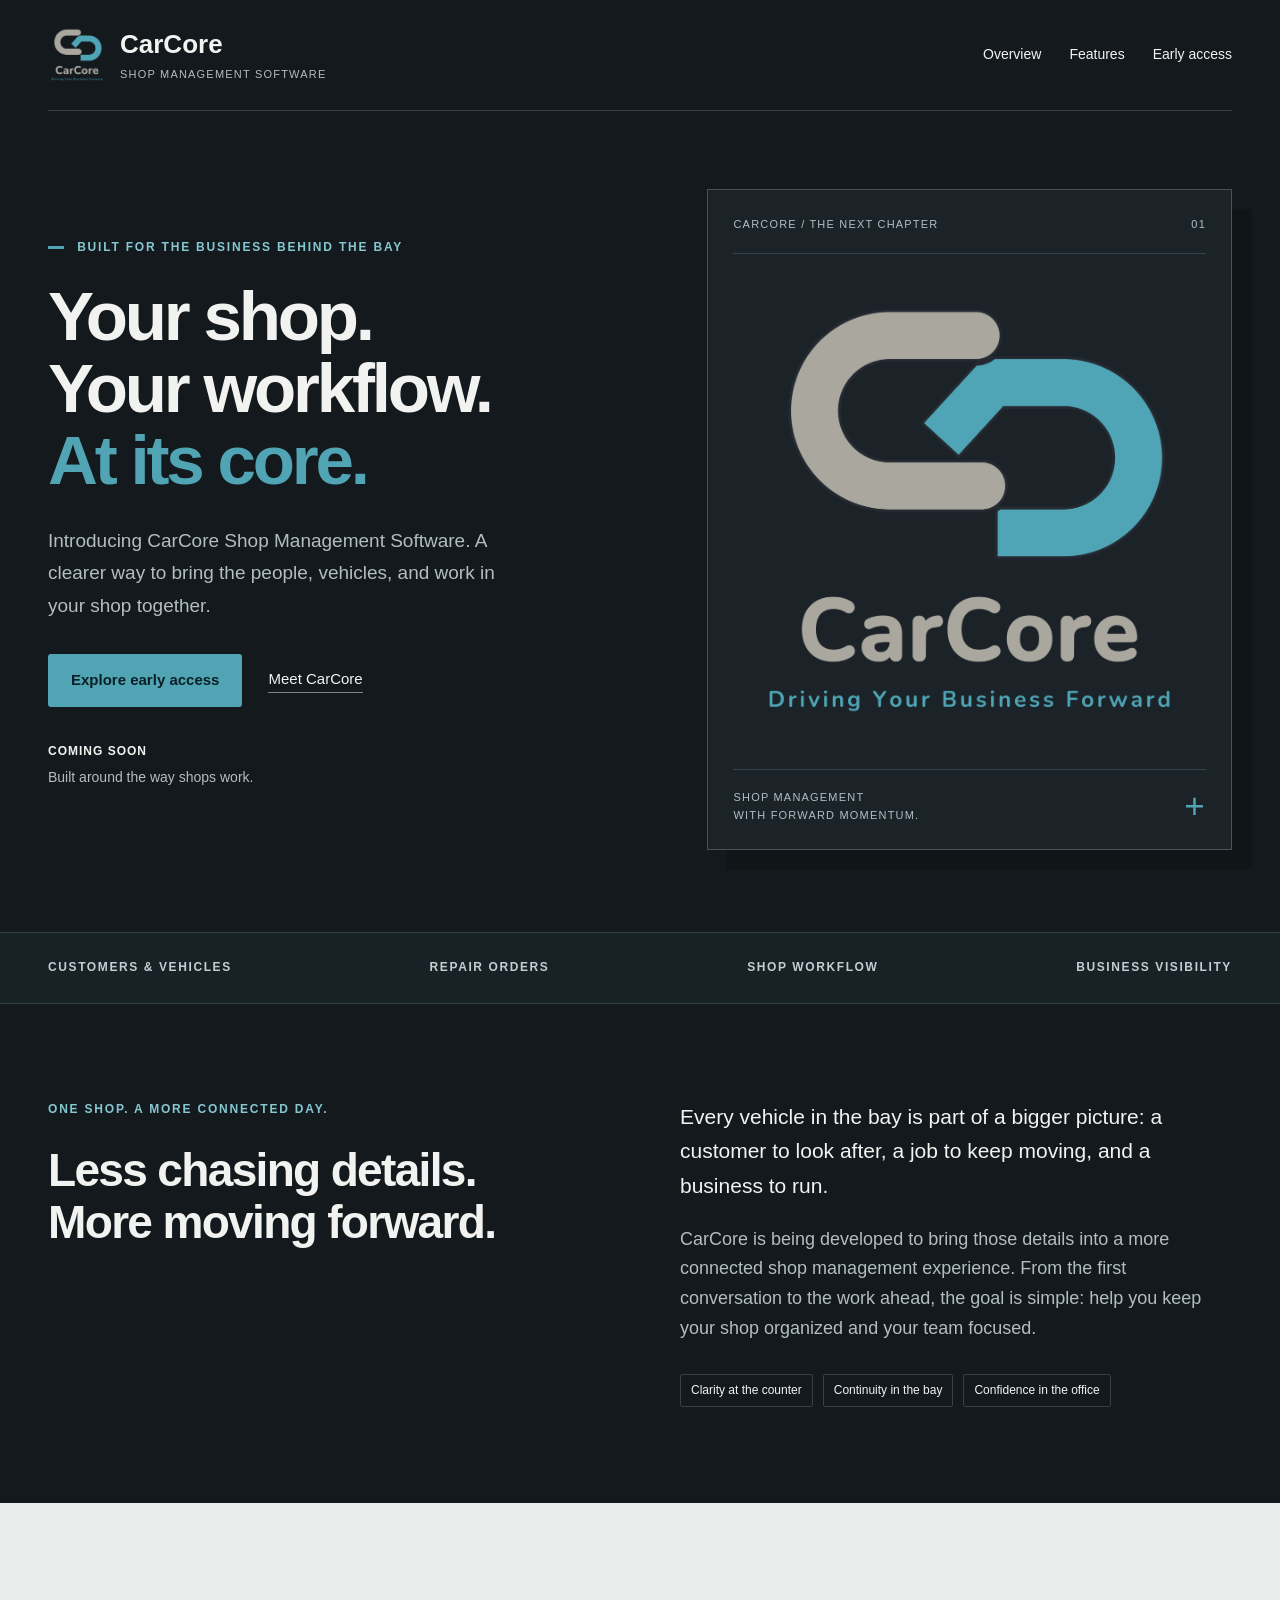
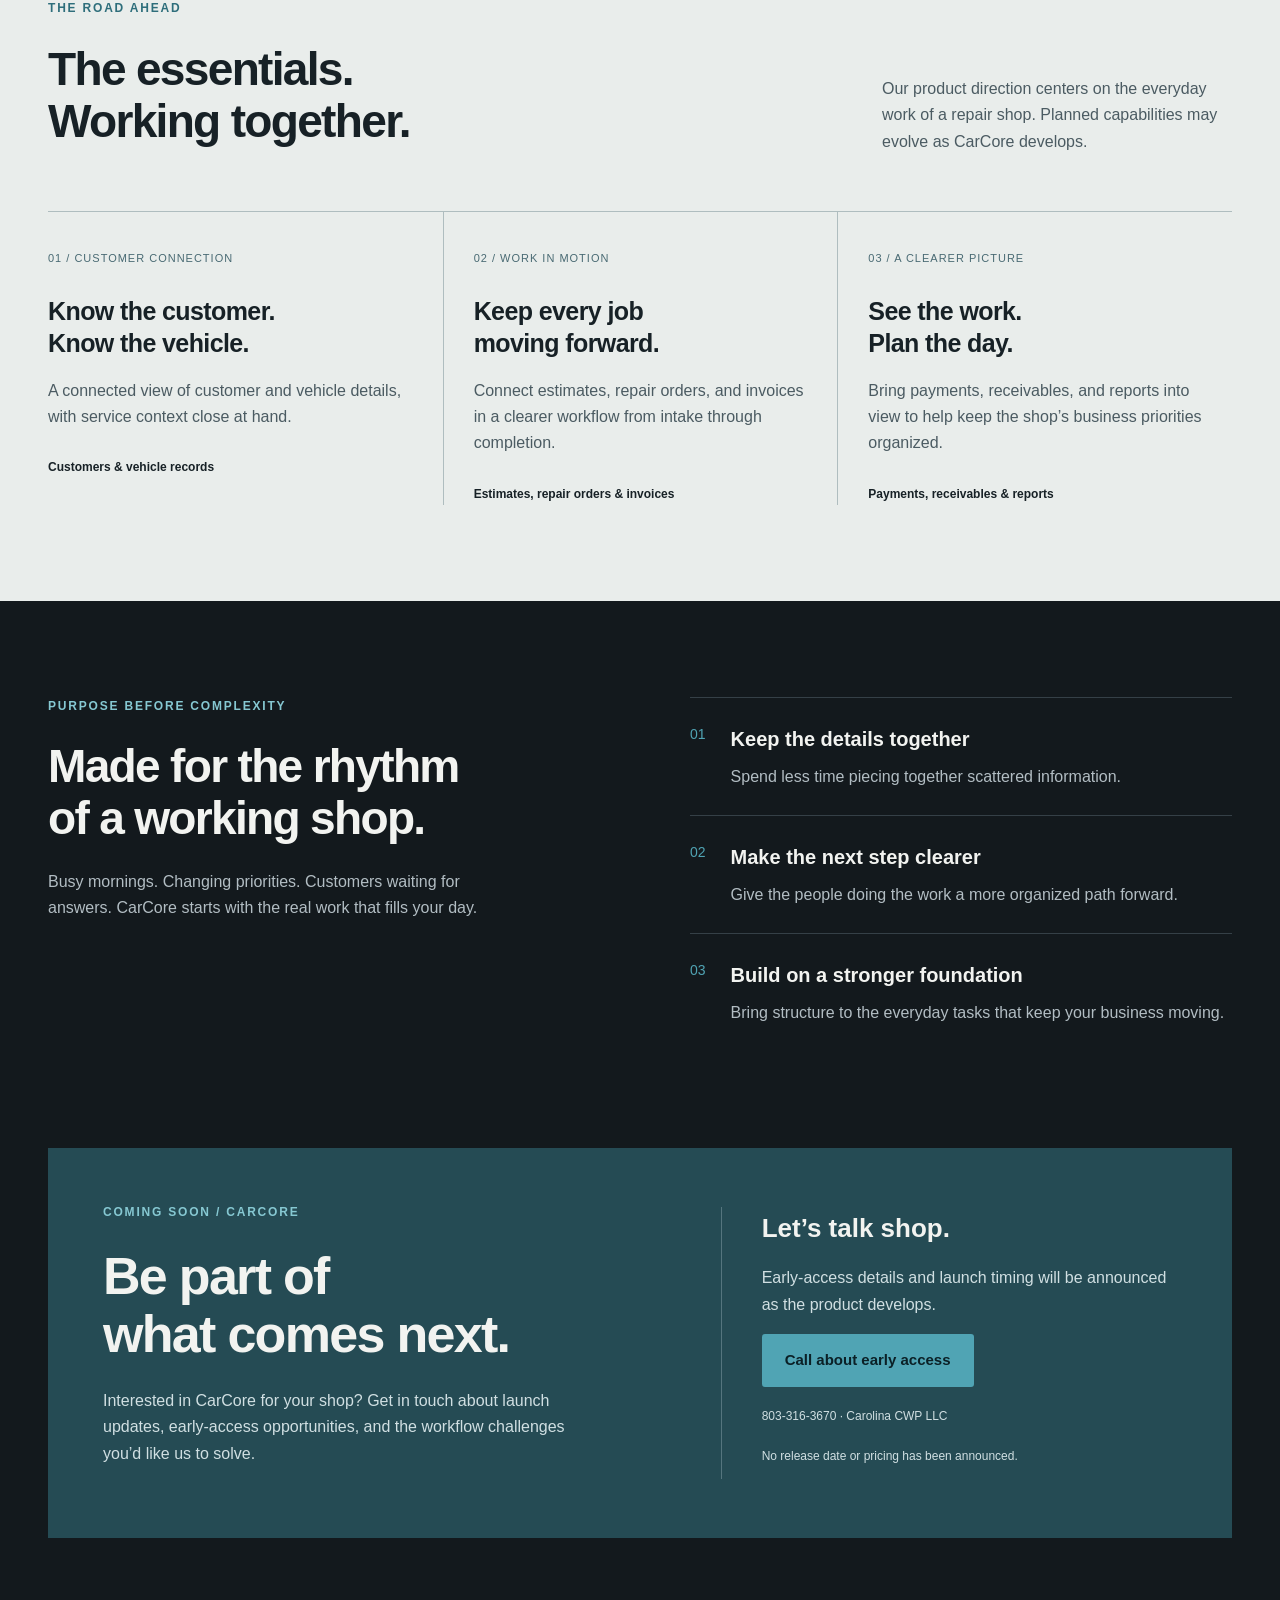
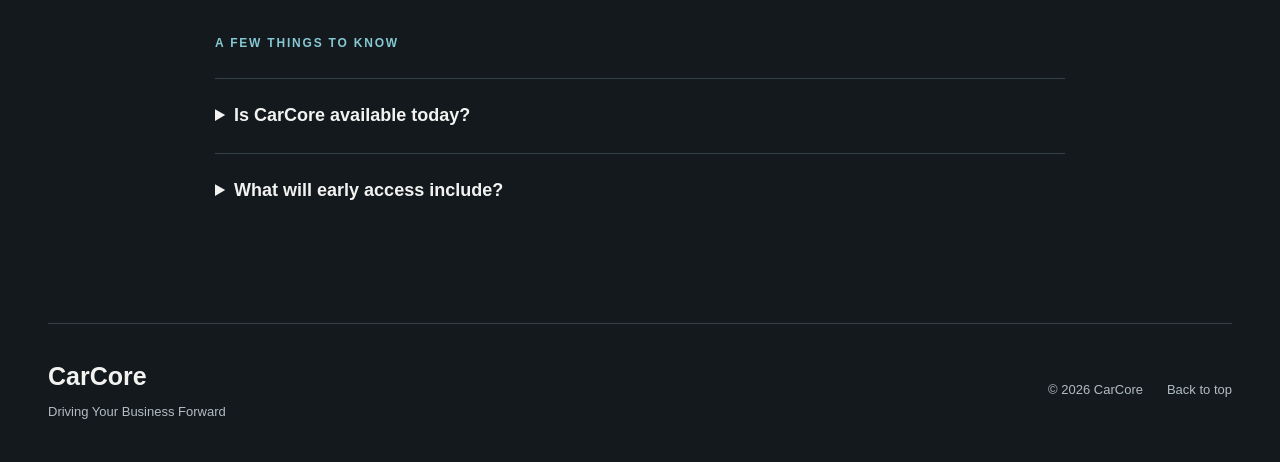
<file: index.html>
<!doctype html>
<html lang="en"><head><meta charset="utf-8"><meta name="viewport" content="width=device-width, initial-scale=1"><title>CarCore — Shop Management Software · Coming Soon</title><meta name="description" content="CarCore Shop Management Software is coming soon. A clearer way to connect your customers, vehicles, repair orders, and shop workflow."><link rel="canonical" href="https://carcore.us/"><meta name="theme-color" content="#13191d"><meta property="og:title" content="CarCore — Driving Your Business Forward"><meta property="og:description" content="Shop Management Software. Coming soon."><meta property="og:type" content="website"><meta property="og:url" content="https://carcore.us/"><link rel="icon" href="carcore-approved.png"><link rel="stylesheet" href="styles.css"></head>
<body><a class="skip" href="#main">Skip to content</a>
<header class="wrap"><a class="brand" href="#" aria-label="CarCore home"><img src="carcore-approved.png" width="4096" height="4079" alt="CarCore — Driving Your Business Forward"><span>CarCore<span class="brand-sub">SHOP MANAGEMENT SOFTWARE</span></span></a><nav aria-label="Main navigation"><a href="#overview">Overview</a><a href="#features">Features</a><a href="#early-access">Early access</a></nav></header>
<main id="main"><section class="hero wrap"><div class="hero-copy"><p class="eyebrow"><span></span> BUILT FOR THE BUSINESS BEHIND THE BAY</p><h1>Your shop.<br>Your workflow.<br><em>At its core.</em></h1><p class="intro">Introducing CarCore Shop Management Software. A clearer way to bring the people, vehicles, and work in your shop together.</p><div class="actions"><a class="button" href="#early-access">Explore early access</a><a class="text-link" href="#overview">Meet CarCore</a></div><p class="release">COMING SOON <span>Built around the way shops work.</span></p></div><div class="hero-art"><div class="art-top"><span>CARCORE / THE NEXT CHAPTER</span><span>01</span></div><img src="carcore-approved.png" width="4096" height="4079" alt="Approved CarCore logo and slogan"><div class="art-bottom"><span>SHOP MANAGEMENT<br>WITH FORWARD MOMENTUM.</span><span class="plus" aria-hidden="true">+</span></div></div></section>
<div class="strip"><div class="wrap"><span>CUSTOMERS & VEHICLES</span><span>REPAIR ORDERS</span><span>SHOP WORKFLOW</span><span>BUSINESS VISIBILITY</span></div></div>
<section id="overview" class="wrap overview section"><div><p class="eyebrow">ONE SHOP. A MORE CONNECTED DAY.</p><h2>Less chasing details.<br>More moving forward.</h2></div><div class="overview-copy"><p>Every vehicle in the bay is part of a bigger picture: a customer to look after, a job to keep moving, and a business to run.</p><p>CarCore is being developed to bring those details into a more connected shop management experience. From the first conversation to the work ahead, the goal is simple: help you keep your shop organized and your team focused.</p><div class="principles"><span>Clarity at the counter</span><span>Continuity in the bay</span><span>Confidence in the office</span></div></div></section>
<section id="features" class="features section"><div class="wrap"><div class="section-heading"><div><p class="eyebrow">THE ROAD AHEAD</p><h2>The essentials.<br>Working together.</h2></div><p>Our product direction centers on the everyday work of a repair shop. Planned capabilities may evolve as CarCore develops.</p></div><div class="feature-grid"><article><span class="number">01 / CUSTOMER CONNECTION</span><h3>Know the customer.<br>Know the vehicle.</h3><p>A connected view of customer and vehicle details, with service context close at hand.</p><span class="tag">Customers & vehicle records</span></article><article><span class="number">02 / WORK IN MOTION</span><h3>Keep every job<br>moving forward.</h3><p>Connect estimates, repair orders, and invoices in a clearer workflow from intake through completion.</p><span class="tag">Estimates, repair orders & invoices</span></article><article><span class="number">03 / A CLEARER PICTURE</span><h3>See the work.<br>Plan the day.</h3><p>Bring payments, receivables, and reports into view to help keep the shop’s business priorities organized.</p><span class="tag">Payments, receivables & reports</span></article></div></div></section>
<section class="wrap approach section"><div class="approach-title"><p class="eyebrow">PURPOSE BEFORE COMPLEXITY</p><h2>Made for the rhythm<br>of a working shop.</h2><p>Busy mornings. Changing priorities. Customers waiting for answers. CarCore starts with the real work that fills your day.</p></div><div class="approach-list"><article><span>01</span><div><h3>Keep the details together</h3><p>Spend less time piecing together scattered information.</p></div></article><article><span>02</span><div><h3>Make the next step clearer</h3><p>Give the people doing the work a more organized path forward.</p></div></article><article><span>03</span><div><h3>Build on a stronger foundation</h3><p>Bring structure to the everyday tasks that keep your business moving.</p></div></article></div></section>
<section id="early-access" class="wrap interest"><div><p class="eyebrow">COMING SOON / CARCORE</p><h2>Be part of<br>what comes next.</h2><p>Interested in CarCore for your shop? Get in touch about launch updates, early-access opportunities, and the workflow challenges you’d like us to solve.</p></div><div class="contact-panel"><h3>Let’s talk shop.</h3><p>Early-access details and launch timing will be announced as the product develops.</p><div id="contact-action"><a class="button" href="tel:+18033163670">Call about early access</a><p class="small">803-316-3670 · Carolina CWP LLC</p></div><p class="small">No release date or pricing has been announced.</p></div></section>
<section class="wrap questions section"><p class="eyebrow">A FEW THINGS TO KNOW</p><details><summary>Is CarCore available today?</summary><p>CarCore Shop Management Software is in development. This site introduces the product ahead of its public launch.</p></details><details><summary>What will early access include?</summary><p>Eligibility, availability, and participation details will be shared as the early-access program takes shape.</p></details></section></main>
<footer class="wrap"><div><strong>CarCore</strong><p>Driving Your Business Forward</p></div><div><span>© 2026 CarCore</span><a href="#main">Back to top</a></div></footer></body></html>
</file>
<file: styles.css>
:root{color-scheme:dark;--bg:#13191d;--surface:#1c2429;--ink:#f2f3f0;--muted:#b2bdc3;--teal:#50a4b4;--line:#354047}*{box-sizing:border-box}html{scroll-behavior:smooth;scroll-padding-top:30px}body{margin:0;background:var(--bg);color:var(--ink);font:16px/1.65 -apple-system,BlinkMacSystemFont,"Segoe UI",sans-serif}a{color:inherit;text-decoration:none}a:focus-visible,summary:focus-visible{outline:3px solid #74d3e3;outline-offset:6px}a:hover{color:#82d1df}.wrap{width:min(1220px,calc(100% - 96px));margin:auto}.skip{position:absolute;left:20px;top:-100px;background:var(--teal);color:#10191d;padding:12px;z-index:9}.skip:focus{top:10px}header{display:flex;align-items:center;justify-content:space-between;padding:26px 0;border-bottom:1px solid var(--line);gap:32px}.brand{display:flex;align-items:center;gap:14px;font-size:26px;font-weight:750;line-height:1.3}.brand img{width:58px;height:58px;object-fit:contain}.brand-sub{display:block;font-size:11px;letter-spacing:1.2px;font-weight:500;color:var(--muted);margin-top:5px}nav{display:flex;align-items:center;gap:28px;font-size:14px}nav .mail{border-left:1px solid var(--line);padding-left:28px;color:var(--muted)}.hero{display:grid;grid-template-columns:1.12fr 1fr;align-items:center;gap:72px;padding:78px 0 82px}.eyebrow{font-size:12px;font-weight:650;letter-spacing:1.8px;color:#86c8d2;margin:0 0 24px}.eyebrow span{display:inline-block;width:16px;height:3px;background:var(--teal);vertical-align:middle;margin-right:8px}h1,h2,h3,p{margin-top:0}h1{font-size:clamp(48px,5.4vw,76px);line-height:1.04;letter-spacing:-3.2px;margin-bottom:28px;font-weight:750}h1 em{font-style:normal;color:var(--teal)}.intro{font-size:19px;max-width:480px;line-height:1.7;color:var(--muted)}.actions{display:flex;gap:26px;align-items:center;margin:32px 0 35px}.button{display:inline-block;background:var(--teal);color:#0b2026;padding:14px 23px;font-weight:750;font-size:15px;border-radius:3px}.button:hover{background:#80c6d2;color:#0b2026}.text-link{font-size:15px;border-bottom:1px solid #7a888e}.release{font-size:12px;letter-spacing:1px;font-weight:600}.release span{display:block;font-size:14px;letter-spacing:0;color:var(--muted);font-weight:400;margin-top:5px}.hero-art{background:#1b2328;border:1px solid #455359;padding:25px;position:relative;box-shadow:20px 20px 0 #101518}.hero-art img{display:block;width:100%;height:auto;padding:30px 8px}.art-top,.art-bottom{display:flex;justify-content:space-between;align-items:center;font-size:11px;letter-spacing:1.2px;color:var(--muted)}.art-top{border-bottom:1px solid var(--line);padding-bottom:20px}.art-bottom{border-top:1px solid var(--line);padding-top:18px}.plus{font-size:35px;line-height:1;color:var(--teal)}.strip{border-top:1px solid var(--line);border-bottom:1px solid var(--line);background:#182126}.strip .wrap{display:flex;justify-content:space-between;gap:20px;padding:25px 0;font-size:12px;letter-spacing:1.6px;font-weight:650;color:#c3cdd2}.section{padding:96px 0}h2{font-size:clamp(32px,3.6vw,48px);line-height:1.13;letter-spacing:-1.7px;margin-bottom:24px}.overview{display:grid;grid-template-columns:1fr 1fr;gap:80px}.overview-copy p{color:var(--muted);font-size:18px}.overview-copy p:first-child{color:var(--ink);font-size:21px}.principles{display:flex;flex-wrap:wrap;gap:10px;margin-top:30px}.principles span{font-size:12px;border:1px solid var(--line);padding:6px 10px;border-radius:2px}.features{background:#e9edeb;color:#172126}.features .eyebrow{color:#2e6e7b}.section-heading{display:flex;justify-content:space-between;gap:60px;align-items:flex-end;margin-bottom:40px}.section-heading>p{width:350px;font-size:16px;color:#4b5b62}.feature-grid{display:grid;grid-template-columns:repeat(3,1fr);border-top:1px solid #afbdbf}.feature-grid article{padding:32px 30px 0 0}.feature-grid article+article{border-left:1px solid #afbdbf;padding-left:30px}.number{font-size:11px;letter-spacing:1px;color:#496a73}.feature-grid h3{font-size:25px;line-height:1.3;letter-spacing:-.6px;margin:24px 0 18px}.feature-grid p{color:#4b5b62}.tag{display:block;font-size:12px;font-weight:600;margin-top:28px}.approach{display:grid;grid-template-columns:1fr 1fr;gap:100px}.approach-title p:last-child{color:var(--muted);max-width:430px}.approach-list article{display:flex;gap:25px;border-top:1px solid var(--line);padding:25px 0}.approach-list article>span{color:var(--teal);font-size:14px}.approach-list h3{font-size:20px;margin-bottom:8px}.approach-list p{color:var(--muted);margin:0}.interest{background:#254b54;display:grid;grid-template-columns:1.2fr 1fr;gap:70px;padding:55px}.interest>div>p:last-child{max-width:470px;color:#d0dfe2}.interest h2{font-size:52px}.contact-panel{align-self:center;border-left:1px solid #55757e;padding-left:40px}.contact-panel h3{font-size:26px;margin-bottom:15px}.contact-panel p{color:#d0dfe2}.pending{border-top:1px solid #55757e;padding-top:18px}.small{font-size:12px;margin-top:20px}.questions{max-width:850px}details{border-top:1px solid var(--line);padding:22px 0}summary{cursor:pointer;font-size:18px;font-weight:600}details p{margin:18px 0 0;color:var(--muted)}details a{text-decoration:underline}footer{display:flex;justify-content:space-between;align-items:center;gap:30px;border-top:1px solid var(--line);padding:32px 0 40px}footer strong{font-size:25px}footer p{font-size:13px;color:var(--muted);margin:3px 0 0}footer>div:last-child{display:flex;gap:24px;font-size:13px;color:var(--muted)}@media(max-width:1000px){.wrap{width:calc(100% - 48px)}.hero{gap:35px}.hero-art{padding:18px}nav{gap:16px}nav .mail{padding-left:16px}.overview,.approach{gap:40px}.interest{gap:35px;padding:40px}.contact-panel{padding-left:30px}.brand-sub{font-size:10px}}@media(max-width:720px){.wrap{width:calc(100% - 40px)}header{flex-wrap:wrap;padding:20px 0;gap:20px}.brand{font-size:24px}nav{width:100%;justify-content:space-between;gap:10px;font-size:13px}nav .mail{padding-left:12px}.hero{grid-template-columns:1fr;padding:50px 0 60px;gap:35px}h1{font-size:56px;letter-spacing:-2.5px}.intro{font-size:18px}.hero-art{max-width:430px;width:100%;justify-self:center;box-shadow:10px 10px 0 #101518}.hero-art img{padding:25px 30px}.strip .wrap{display:grid;grid-template-columns:1fr 1fr;font-size:10px;gap:16px}.section{padding:60px 0}.overview,.approach{grid-template-columns:1fr;gap:20px}.section-heading{display:block}.section-heading>p{width:auto}.feature-grid{grid-template-columns:1fr}.feature-grid article,.feature-grid article+article{border-left:0;border-bottom:1px solid #afbdbf;padding:28px 0}.feature-grid h3{margin:15px 0}.tag{margin-top:15px}.interest{grid-template-columns:1fr;padding:28px;gap:25px}.interest h2{font-size:42px}.contact-panel{border-left:0;border-top:1px solid #55757e;padding:25px 0 0}.eyebrow{font-size:11px}footer{align-items:flex-start;flex-direction:column}footer>div:last-child{flex-wrap:wrap;gap:18px}}@media(prefers-reduced-motion:reduce){html{scroll-behavior:auto}}
</file>
